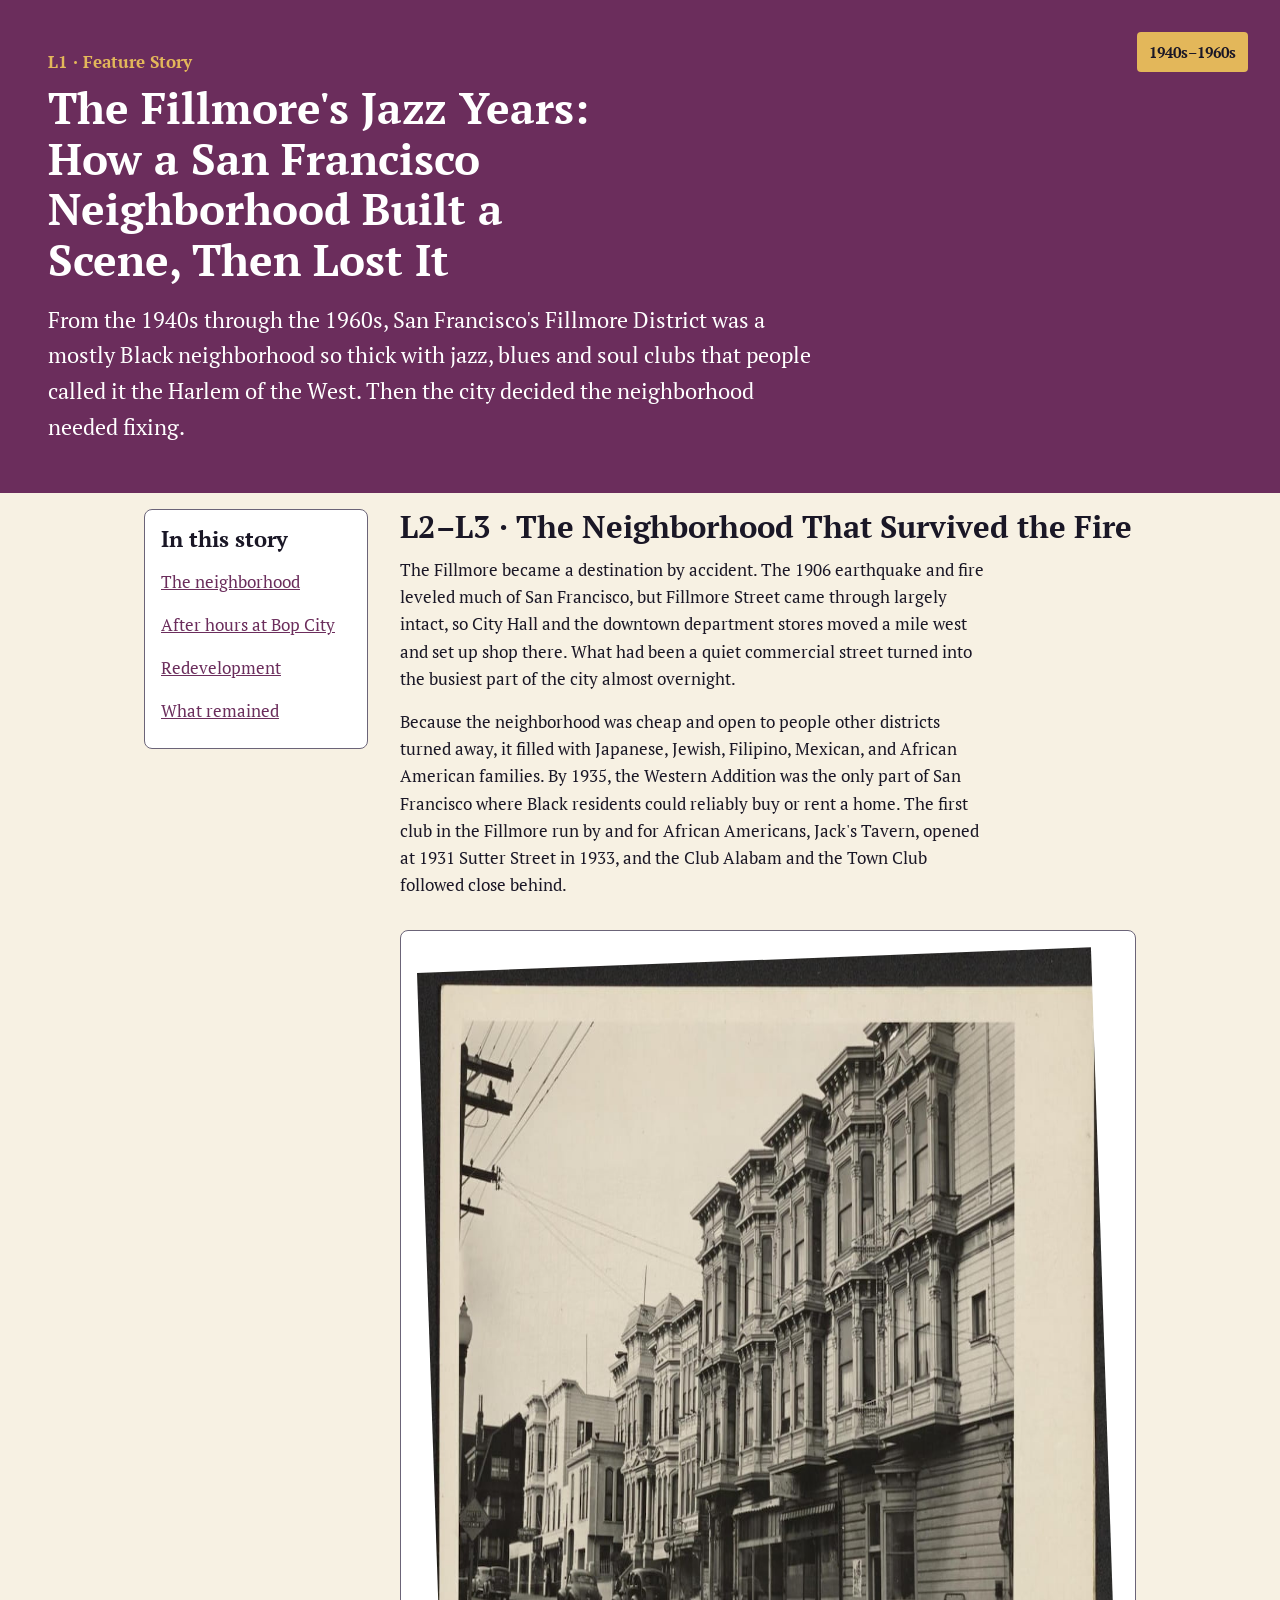
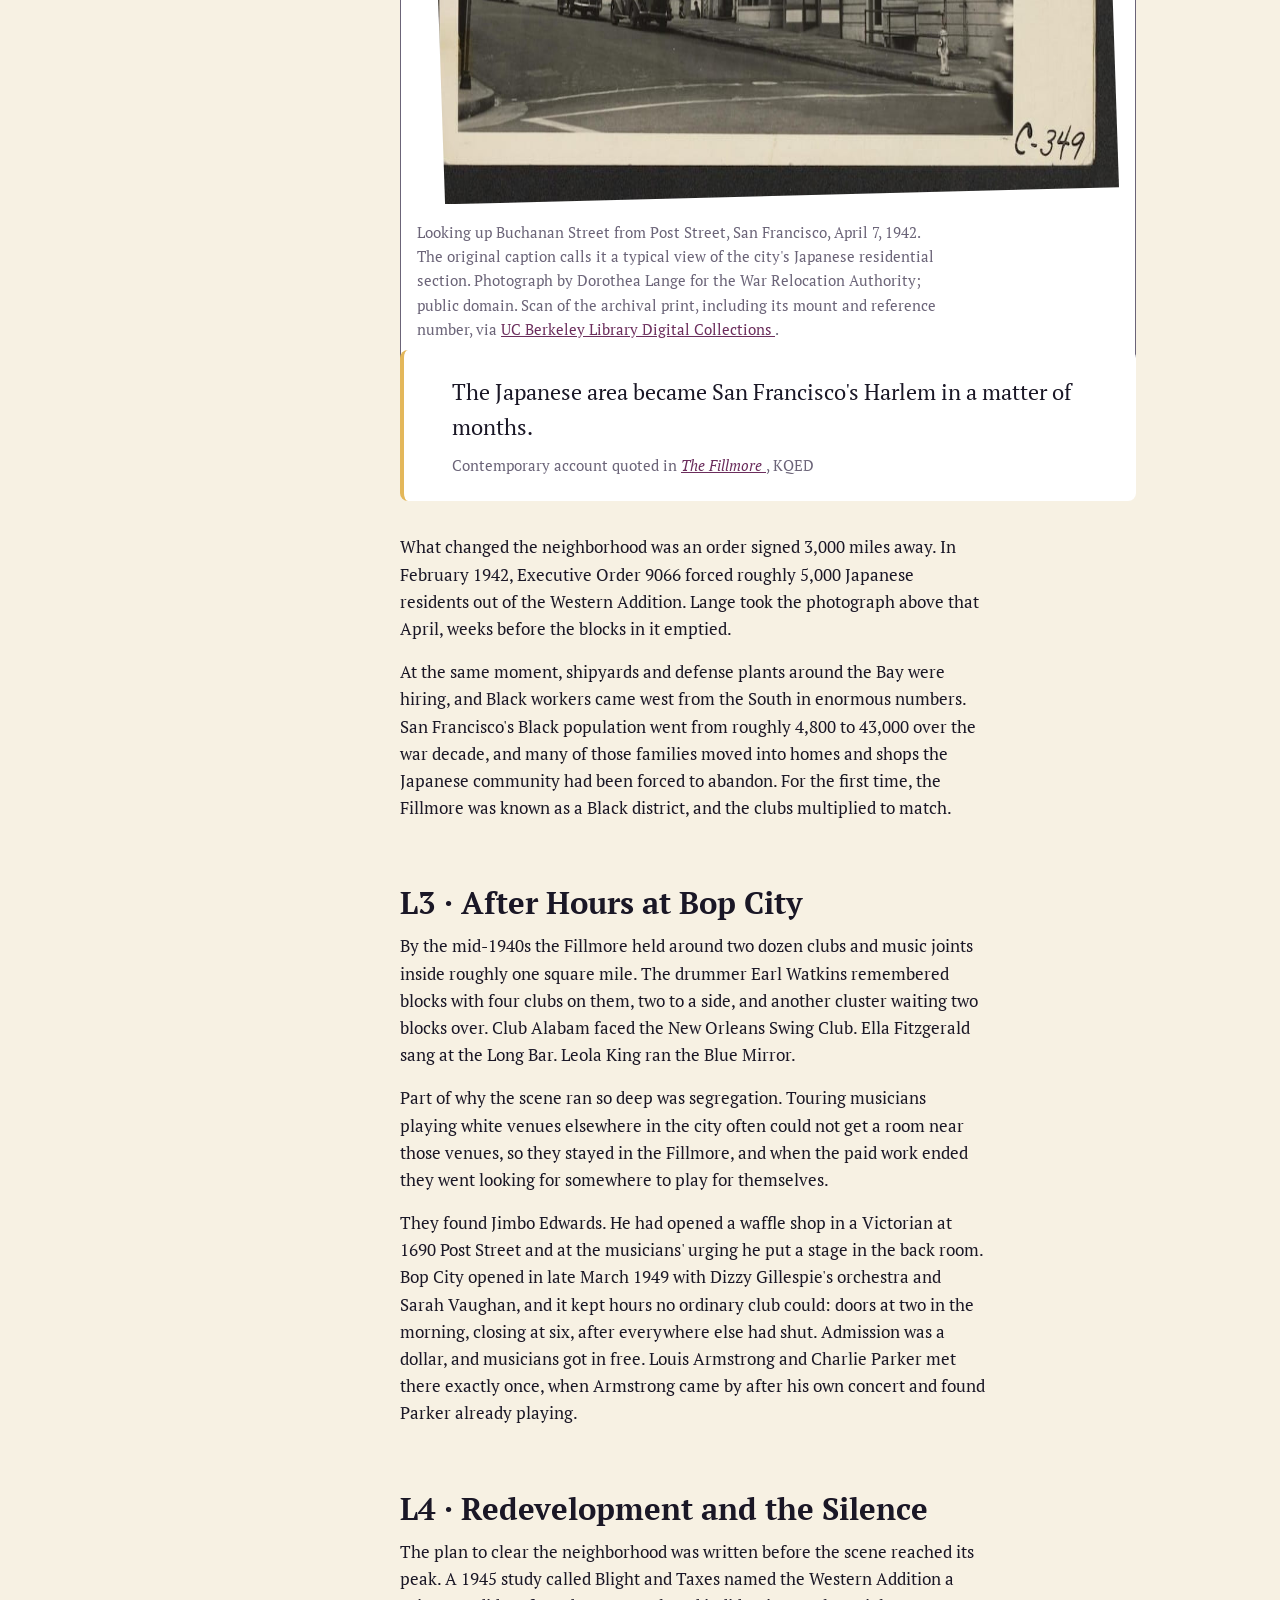
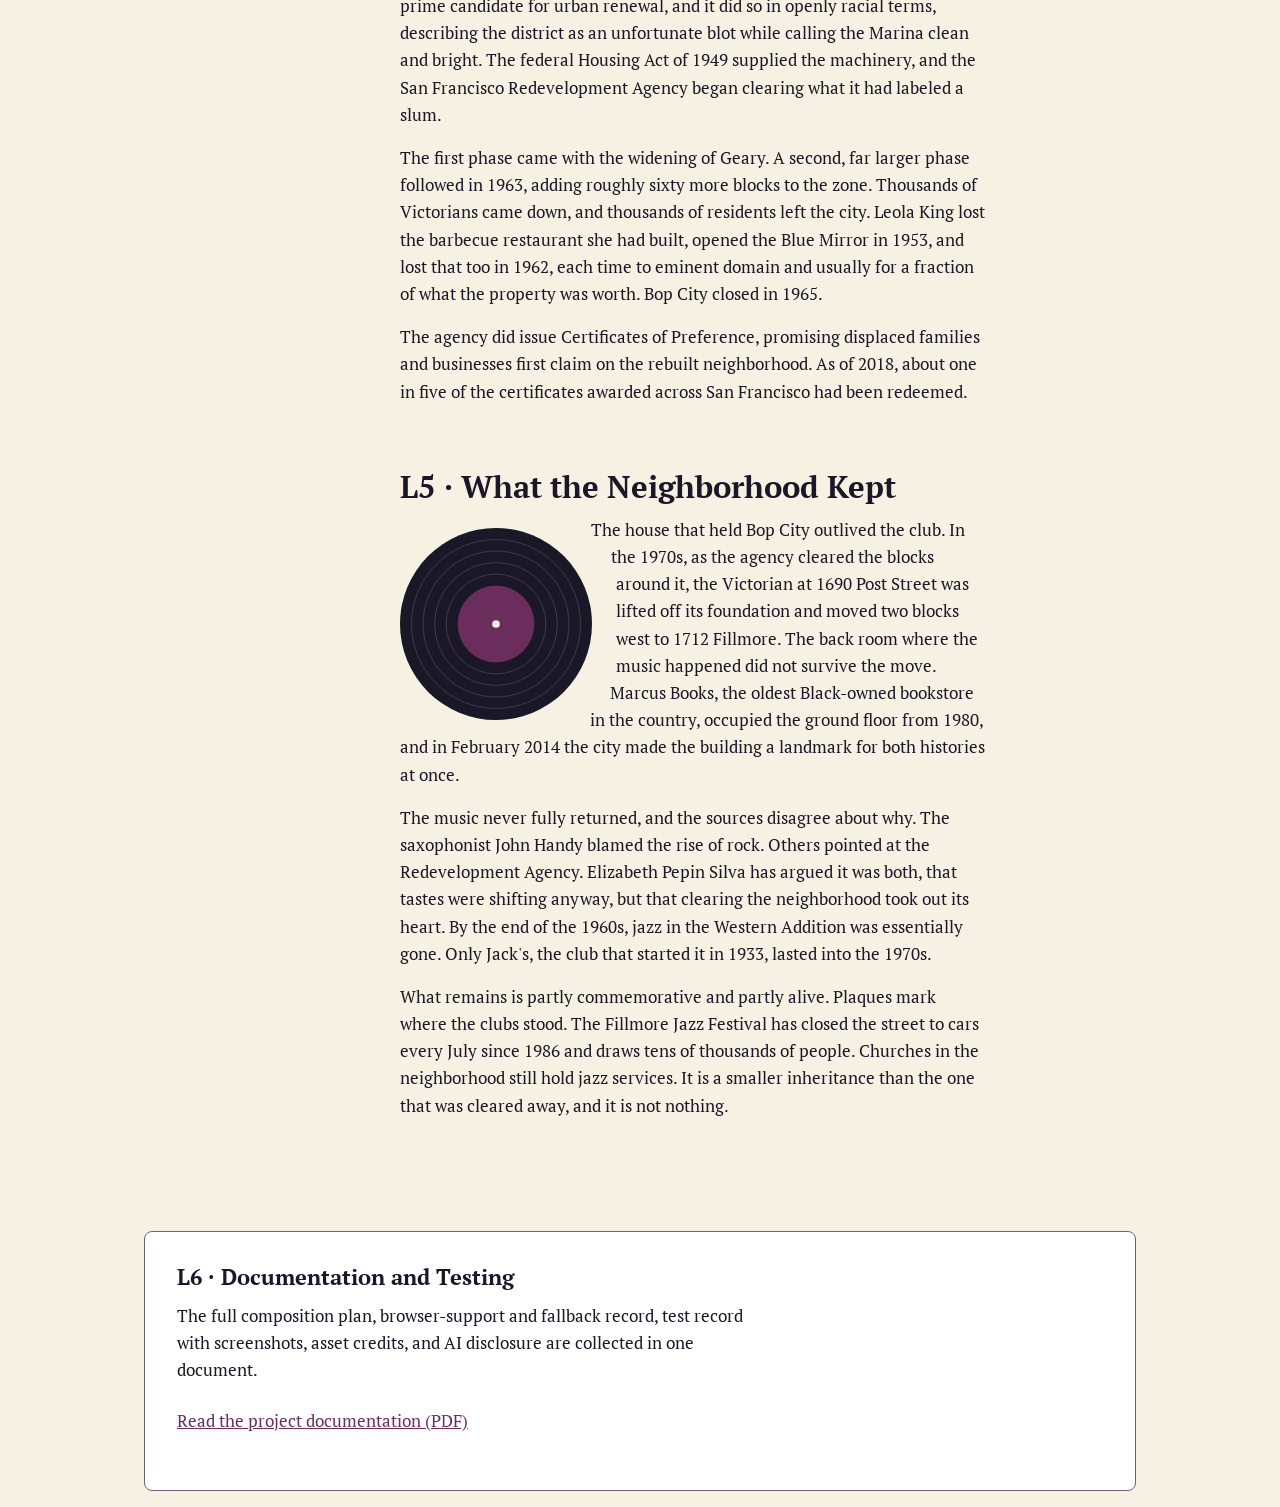
<file: index.html>
<!doctype html>
<html lang="en">
    <head>
        <meta charset="utf-8">
        <meta name="viewport" content="width=device-width,initial-scale=1">
        <title>The Fillmore's Jazz Years</title>
        <link rel="stylesheet" href="styles.css">
    </head>
    <body>
        <a class="skip-link" href="#story">
            Skip to the story
        </a>
        <header class="feature-header">
            <p class="eyebrow">L1 · Feature Story</p>
            <h1>
                The Fillmore's Jazz Years: How a San Francisco Neighborhood Built a Scene, Then Lost It
            </h1>
            <p class="lede">
                From the 1940s through the 1960s, San Francisco's Fillmore District was a mostly Black neighborhood so thick with jazz, blues and soul clubs
                that people called it the Harlem of the West. Then the city decided the neighborhood needed fixing.
            </p>
            <span class="issue-badge">1940s&ndash;1960s</span>
        </header>

        <main id="story">
            <div class="story-layout">
            <aside class="story-guide">
                <h2>In this story</h2>
                <a href="#section-one">The neighborhood</a>
                <a href="#section-two">After hours at Bop City</a>
                <a href="#section-three">Redevelopment</a>
                <a href="#section-four">What remained</a>
            </aside>
            <article>
                
                <section id="section-one">
                    <h2>L2&ndash;L3 &middot; The Neighborhood 
                        That Survived the Fire</h2>

                    <p>
                        The Fillmore became a destination by accident. The 1906 earthquake and fire leveled much of San Francisco, but Fillmore
                        Street came through largely intact, so City Hall and the downtown department stores moved a mile west and set up shop there.
                        What had been a quiet commercial street turned into the busiest part of the city almost overnight.
                    </p>

                    <p>
                        Because the neighborhood was cheap and open to people other districts turned away, it filled with Japanese, Jewish, Filipino,
                        Mexican, and African American families. By 1935, the Western Addition was the only part of San Francisco where Black residents
                        could reliably buy or rent a home. The first club in the Fillmore run by and for African Americans, Jack's Tavern, opened at 
                        1931 Sutter Street in 1933, and the Club Alabam and the Town Club followed close behind.
                    </p>

                    <figure class="feature-figure">
                        <img src="images/buchanan-street-1942.jpg" 
                        alt="A 1942 street view of Buchanan Street: a row of three-storey bay-window Victorians 
                        with shops on the ground floor, parked cars at the curb, and utility wires overhead." 
                        width="1200" height="857">

                        <figcaption>
                            Looking up Buchanan Street from Post Street, San Francisco, April 7, 1942. The original caption 
                            calls it a typical view of the city's Japanese residential section. Photograph by Dorothea Lange 
                            for the War Relocation Authority; public domain. Scan of the archival print, including its mount and 
                            reference number, via <a href="https://digicoll.lib.berkeley.edu/record/110904">
                                UC Berkeley Library Digital Collections
                            </a>.
                        </figcaption>
                    </figure>
                    
                    <blockquote class="pull-quote">
                        <p>
                            The Japanese area became San Francisco's Harlem in a matter of months.
                        </p>
                        <footer>
                            Contemporary account quoted in
                            <cite> 
                                <a href="https://www.pbs.org/kqed/fillmore/learning/music/swing.html">
                                    The Fillmore
                             </a>
                            </cite>
                            , KQED
                        </footer>
                    </blockquote>
                    <p>
                        What changed the neighborhood was an order signed 3,000 miles away. In February 1942, Executive Order 9066 forced roughly 5,000
                        Japanese residents out of the Western Addition. Lange took the photograph above that April, weeks before the blocks in it emptied.
                    </p>
                    
                    <p>
                        At the same moment, shipyards and defense plants around the Bay were hiring, and Black workers came west from the South in enormous numbers. 
                        San Francisco's Black population went from roughly 4,800 to 43,000 over the war decade, and many of those families moved into homes and shops the 
                        Japanese community had been forced to abandon. For the first time, the Fillmore was known as a Black district, and the clubs multiplied to match.
                    </p>

                </section>
                
                <section id="section-two">
                    <h2>
                        L3 &middot; After Hours at Bop City
                    </h2>

                    <p>
                        By the mid-1940s the Fillmore held around two dozen clubs and music joints inside roughly one square mile. The drummer Earl Watkins remembered blocks
                        with four clubs on them, two to a side, and another cluster waiting two blocks over. Club Alabam faced the New Orleans Swing Club. Ella Fitzgerald
                        sang at the Long Bar. Leola King ran the Blue Mirror.
                    </p>

                    <p>
                        Part of why the scene ran so deep was segregation. Touring musicians playing white venues elsewhere in the city often could not get a room near those 
                        venues, so they stayed in the Fillmore, and when the paid work ended they went looking for somewhere to play for themselves.
                    </p>

                    <p>
                        They found Jimbo Edwards. He had opened a waffle shop in a Victorian at 1690 Post Street and at the musicians' urging he put a stage in the back room. 
                        Bop City opened in late March 1949 with Dizzy Gillespie's orchestra and Sarah Vaughan, and it kept hours no ordinary club could: doors at two in the morning, 
                        closing at six, after everywhere else had shut. Admission was a dollar, and musicians got in free. Louis Armstrong and Charlie Parker met there exactly
                        once, when Armstrong came by after his own concert and found Parker already playing. 
                    </p>
                </section>

                <section id="section-three">
                    <h2>
                        L4 &middot; Redevelopment
                        and the Silence
                    </h2>

                <p>
                    The plan to clear the neighborhood was written before the scene reached its peak. A 1945 study called Blight and Taxes named the Western Addition a prime candidate
                    for urban renewal, and it did so in openly racial terms, describing the district as an unfortunate blot while calling the Marina clean and bright. The federal Housing
                    Act of 1949 supplied the machinery, and the San Francisco Redevelopment Agency began clearing what it had labeled a slum.
                </p>                    

                <p>
                    The first phase came with the widening of Geary. A second, far larger phase followed in 1963, adding roughly sixty more blocks to the zone. Thousands of Victorians 
                    came down, and thousands of residents left the city. Leola King lost the barbecue restaurant she had built, opened the Blue Mirror in 1953, and lost that too in 1962, 
                    each time to eminent domain and usually for a fraction of what the property was worth. Bop City closed in 1965.
                </p>

                <p>
                    The agency did issue Certificates of Preference, promising displaced families and businesses first claim on the rebuilt neighborhood. As of 2018, about one in five 
                    of the certificates awarded across San Francisco had been redeemed.
                </p>
                </section>

                <section id="section-four">
                    <h2>
                        L5 &middot; What the Neighborhood Kept
                    </h2>

                    <svg
                        class="shape-record"
                        viewBox="0 0 200 200"
                        width="200"
                        height="200"
                        role="presentation"
                        aria-hidden="true"
                        focusable="false">
                        <circle cx="100" cy="100" r="100"
                            fill="var(--ink-900)"/>
                        <circle cx="100" cy="100" r="88"
                            fill="none"
                            stroke="var(--ink-400)"
                            stroke-width="0.5"/>
                        <circle cx="100" cy="100" r="76"
                            fill="none"
                            stroke="var(--ink-400)"
                            stroke-width="0.5"/>
                        <circle cx="100" cy="100" r="64"
                            fill="none"
                            stroke="var(--ink-400)"
                            stroke-width="0.5"/>
                        <circle cx="100" cy="100" r="52"
                            fill="none"
                            stroke="var(--ink-400)"
                            stroke-width="0.5"/>
                        <circle cx="100" cy="100" r="40"
                            fill="var(--plum-600)"/>
                        <circle cx="100" cy="100" r="4"
                            fill="var(--cream-50)"/>
                    </svg>


                    <p>
                        The house that held Bop City outlived the club. In the 1970s, as the agency cleared the blocks around it, the Victorian at 1690 Post Street was lifted off its
                        foundation and moved two blocks west to 1712 Fillmore. The back room where the music happened did not survive the move. Marcus Books, the oldest Black-owned bookstore 
                        in the country, occupied the ground floor from 1980, and in February 2014 the city made the building a landmark for both histories at once.
                    </p>

                    <p>
                        The music never fully returned, and the sources disagree about why. The saxophonist John Handy blamed the rise of rock. Others pointed at the Redevelopment Agency. 
                        Elizabeth Pepin Silva has argued it was both, that tastes were shifting anyway, but that clearing the neighborhood took out its heart. By the end of the 1960s, jazz in 
                        the Western Addition was essentially gone. Only Jack's, the club that started it in 1933, lasted into the 1970s.
                    </p>

                    <p>
                        What remains is partly commemorative and partly alive. Plaques mark where the clubs stood. The Fillmore Jazz Festival has closed the street to cars every July since 1986 
                        and draws tens of thousands of people. Churches in the neighborhood still hold jazz services. It is a smaller inheritance than the one that was cleared away, and it is not nothing.
                    </p>

                </section>
            </article>
            </div>
            
            <section class="documentation">
                <h2>L6 &middot; Documentation and Testing</h2>
                <p>The full composition plan, browser-support and fallback record, test record with screenshots, asset credits, and AI disclosure are collected in one document. </p>
                <p>
                    <a href="docs/project documentation.pdf">
                        Read the project documentation (PDF)
                    </a>
                </p>
            </section>
        </main>
    </body>
    </html>
</file>
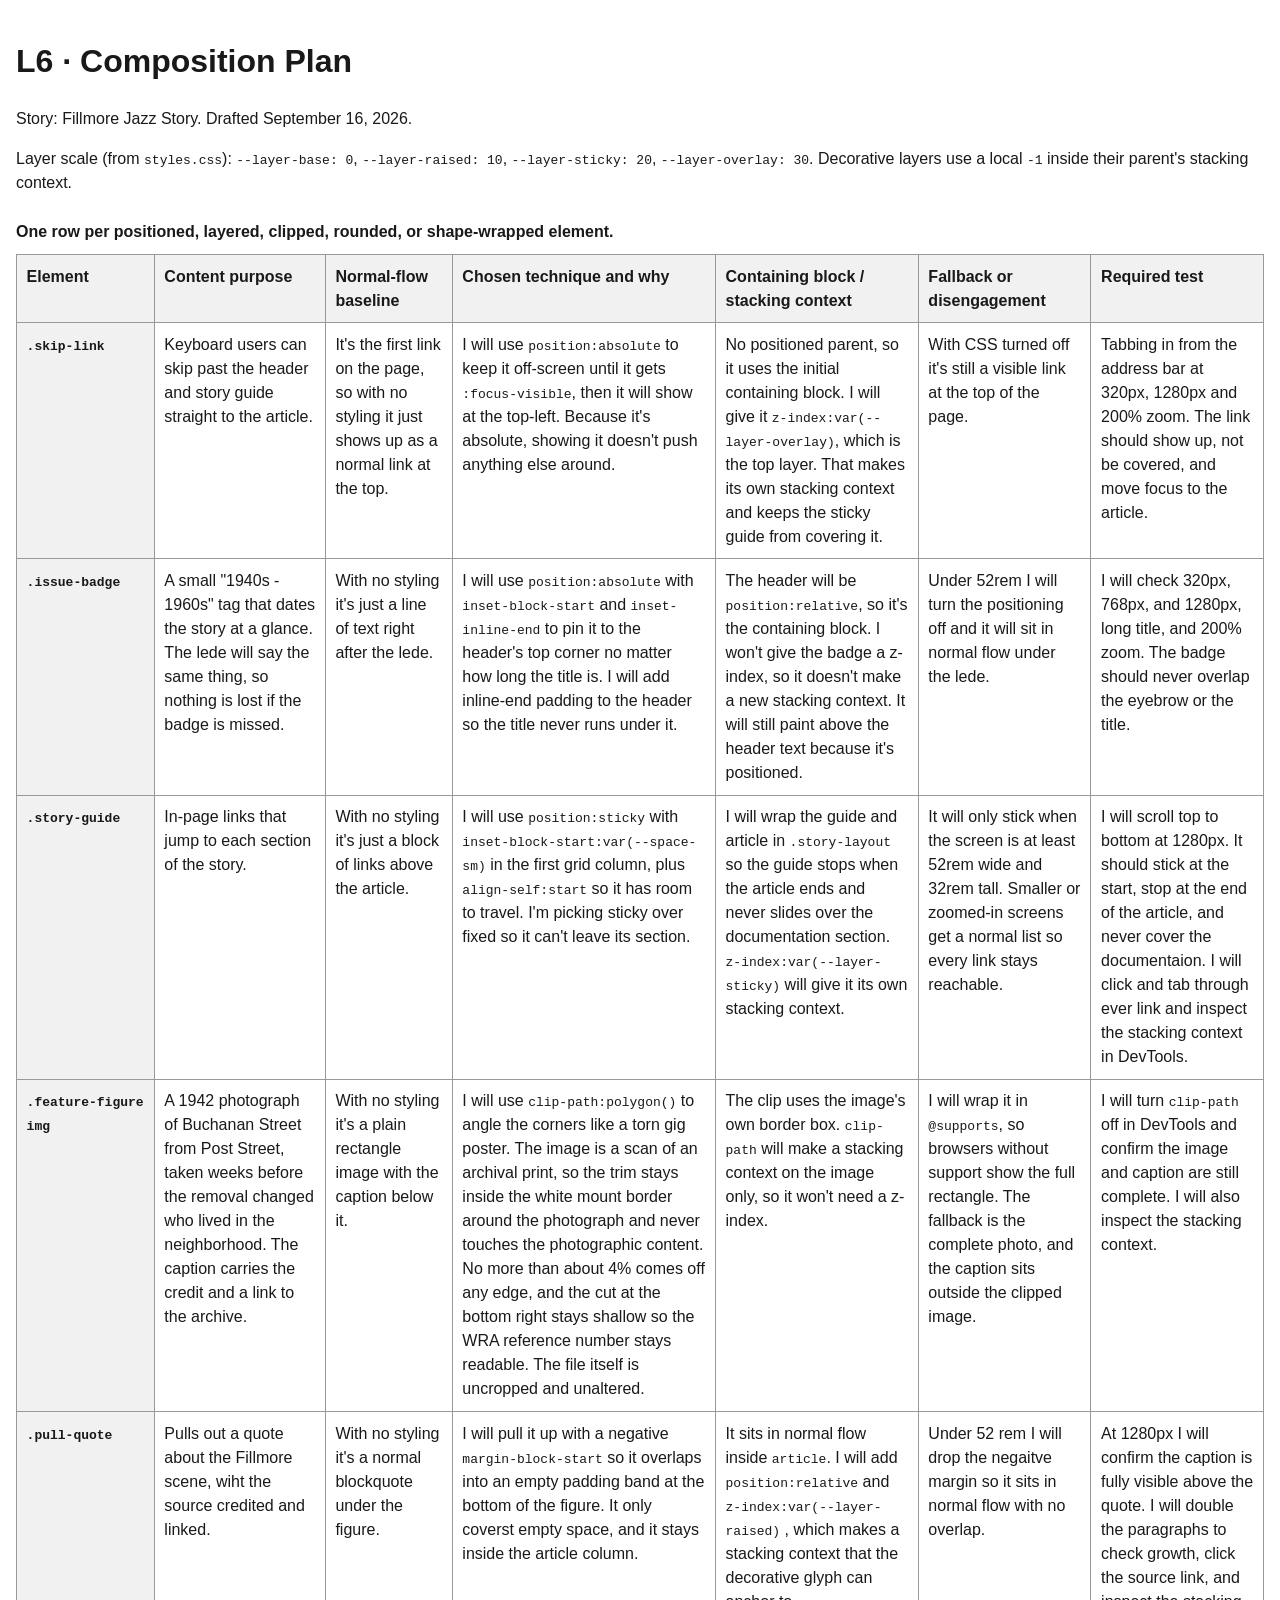
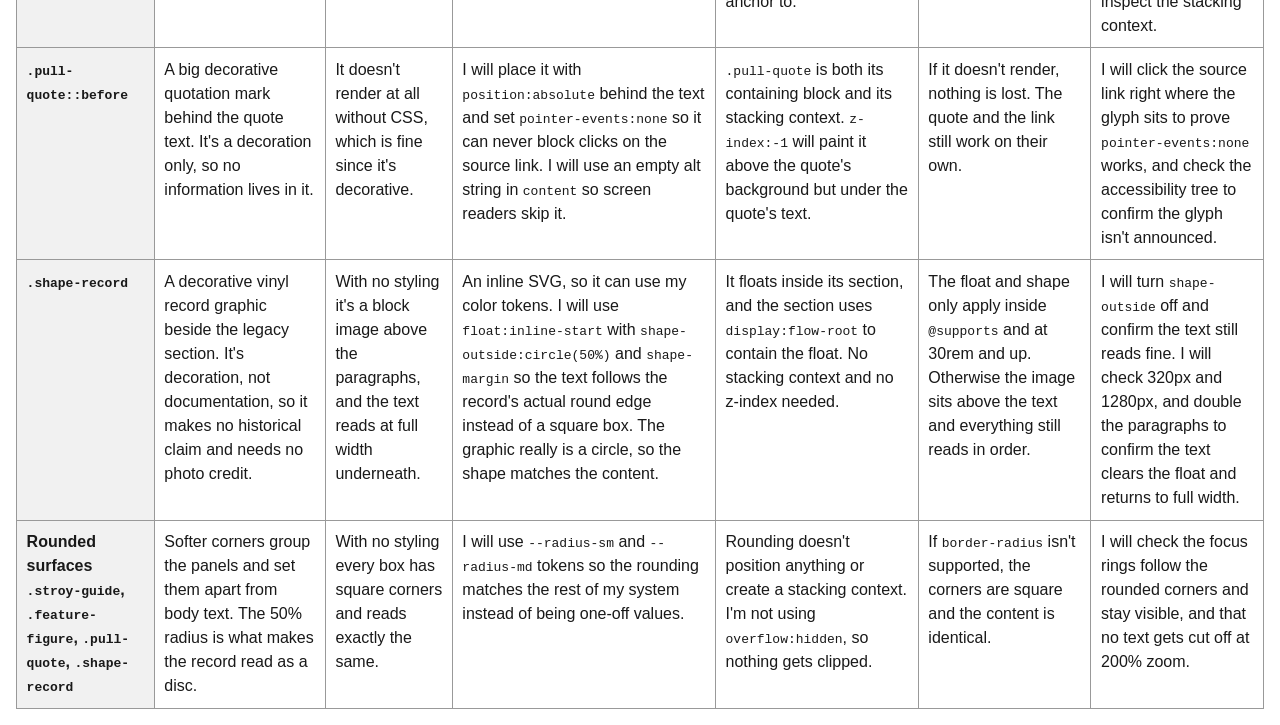
<file: composition-plan.html>
<!doctype html>
<html lang="en">
    <head>
        <meta charset="utf-8">
        <meta name="viewport" content="width=device-width,initial-scale=1">
        <title>Composition Plan - Fillmore Jazz Story</title>
        <style>
            body{
                font-family:Arial,sans-serif;
                line-height:1.5;
                max-width:90rem;
                margin:auto;
                padding:1rem;
                color:#191919;
                }

                .table-wrap {
                    overflow-x: auto;
                }

            table{
                width:100%;
                min-width: 60rem;
                border-collapse:collapse;
                }

                caption {
                    padding-block: 0.6rem;
                    text-align: left;
                    font-weight: 700;
                }

            th,td{
                padding:.6rem;
                border:1px solid #999;
                text-align:left;
                vertical-align:top;
                }
            th{
                background:#f1f1f1;
                }
        </style>
        </head>
        <body>
            <h1>L6 · Composition Plan</h1>
            <p> Story: Fillmore Jazz Story. Drafted September 16, 2026. </p>
            <p>Layer scale (from <code>styles.css</code>):
                <code>--layer-base: 0</code>,
                <code>--layer-raised: 10</code>,
                <code>--layer-sticky: 20</code>,
                <code>--layer-overlay: 30</code>.
                Decorative layers use a local <code>-1</code> inside their parent's stacking context.
            
            </p>
            <div class="table-wrap">
            <table>
                <caption>
                    One row per positioned, layered, clipped, rounded, or shape-wrapped element. 
                </caption>
                <thead>
                    <tr>
                        <th scope="col">Element</th>
                        <th scope="col">Content purpose</th>
                        <th scope="col">Normal-flow baseline</th>
                        <th scope="col">Chosen technique and why</th>
                        <th scope="col">Containing block / stacking context</th>
                        <th scope="col">Fallback or disengagement</th>
                        <th scope="col">Required test</th>
                    </tr>
                </thead>
                <tbody>
                    <tr>
                        <th scope="row">
                            <code>.skip-link</code>
                        </th>
                        
                        <td>Keyboard users can skip past the header and story guide straight to the article. </td>
                        
                        <td>It's the first link on the page, so with no styling it just shows up as a normal link at the top.</td>
                        
                        <td>I will use <code>position:absolute</code> to keep it off-screen until it 
                            gets <code>:focus-visible</code>, then it will show at the top-left. 
                            Because it's absolute, showing it doesn't push anything else around.
                        </td>
                        
                        <td>No positioned parent, so it uses the initial containing block. I will give it 
                            <code>z-index:var(--layer-overlay)</code>, which is the top layer. That makes its own stacking
                            context and keeps the sticky guide from covering it. 
                        </td>              
                        
                        <td>With CSS turned off it's still a visible link at the top of the page. </td>
                        
                        <td>Tabbing in from the address bar at 320px, 1280px and 200% zoom. The link should show up, 
                            not be covered, and move focus to the article.
                        </td>
                    </tr>

                    <tr>
                        <th scope="row">
                            <code>.issue-badge</code>
                        </th>

                        <td>
                            A small "1940s - 1960s" tag that dates the story at a glance. The lede will say the same thing, 
                            so nothing is lost if the badge is missed. 
                        </td>

                        <td>
                            With no styling it's just a line of text right after the lede. 
                        </td>

                        <td>
                            I will use <code>position:absolute</code> with <code>inset-block-start</code> and <code>inset-inline-end</code>
                             to pin it to the header's top corner no matter how long the title is. I will add inline-end padding to the 
                             header so the title never runs under it.
                        </td>

                        <td>
                            The header will be <code>position:relative</code>, so it's the containing block. I won't give the badge a z-index,
                             so it doesn't make a new stacking context. It will still paint above the header text because it's positioned. 
                        </td>

                        <td>
                            Under 52rem I will turn the positioning off and it will sit in normal flow under the lede. 
                        </td>

                        <td>
                            I will check 320px, 768px, and 1280px, long title, and 200% zoom. The badge should never overlap the eyebrow or 
                            the title.
                        </td>
                    </tr>

                    <tr>
                        <th scope="row">
                            <code>.story-guide</code>
                        </th>

                        <td>
                            In-page links that jump to each section of the story. 
                        </td>

                        <td>
                            With no styling it's just a block of links above the article. 
                        </td>

                        <td>
                            I will use <code>position:sticky</code> with <code>inset-block-start:var(--space-sm)</code> in the first grid column,
                             plus <code>align-self:start</code> so it has room to travel. I'm picking sticky over fixed so it can't leave its section. 
                        </td>

                        <td>
                            I will wrap the guide and article in <code>.story-layout</code> so the guide stops when the article ends and never slides
                            over the documentation section. <code>z-index:var(--layer-sticky)</code> will give it its own stacking context.
                        </td>

                        <td>
                            It will only stick when the screen is at least 52rem wide and 32rem tall. Smaller or zoomed-in screens get a normal list
                            so every link stays reachable.
                        </td>

                        <td>
                            I will scroll top to bottom at 1280px. It should stick at the start, stop at the end of the article, and never cover the 
                            documentaion. I will click and tab through ever link and inspect the stacking context in DevTools.
                        </td>
                    </tr>

                    <tr>
                        <th scope="row">
                            <code>.feature-figure img</code>
                        </th>

                        <td>
                            A 1942 photograph of Buchanan Street from Post Street, taken weeks before the removal changed who lived in the neighborhood.
                            The caption carries the credit and a link to the archive.
                        </td>

                        <td>
                            With no styling it's a plain rectangle image with the caption below it.
                        </td>

                        <td>
                            I will use <code>clip-path:polygon()</code> to angle the corners like a torn gig poster. The image is a scan of an archival print, so the
                            trim stays inside the white mount border around the photograph and never touches the photographic content. No more than about 4% comes off
                            any edge, and the cut at the bottom right stays shallow so the WRA reference number stays readable. The file itself is uncropped and
                            unaltered.
                        </td>

                        <td>
                            The clip uses the image's own border box. <code>clip-path</code> will make a stacking context on the image only, so it won't
                            need a z-index.
                        </td>

                        <td>
                            I will wrap it in <code>@supports</code>, so browsers without support show the full rectangle. The fallback is the complete photo,
                            and the caption sits outside the clipped image.
                        </td>

                        <td>
                            I will turn <code>clip-path</code> off in DevTools and confirm the image and caption are still complete. I will also inspect the stacking context.
                        </td>
                    </tr>

                    <tr>
                        <th scope="row">
                            <code>.pull-quote</code>
                        </th>

                        <td>
                            Pulls out a quote about the Fillmore scene, wiht the source credited and linked.
                        </td>

                        <td>
                            With no styling it's a normal blockquote under the figure.
                        </td>

                        <td>
                            I will pull it up with a negative <code>margin-block-start</code> so it overlaps into an empty padding band at the bottom
                            of the figure. It only coverst empty space, and it stays inside the article column. 
                        </td>

                        <td>
                            It sits in normal flow inside <code>article</code>. I will add <code>position:relative</code> and <code>z-index:var(--layer-raised)</code>
                            , which makes a stacking context that the decorative glyph can anchor to.
                        </td>

                        <td>
                            Under 52 rem I will drop the negaitve margin so it sits in normal flow with no overlap. 
                        </td>

                        <td>
                            At 1280px I will confirm the caption is fully visible above the quote. I will double the paragraphs to check growth, click the source link,
                            and inspect the stacking context.
                        </td>
                    </tr>

                    <tr>
                        <th scope="row">
                            <code>.pull-quote::before</code>
                        </th>

                        <td>
                            A big decorative quotation mark behind the quote text. It's a decoration only, so no information lives in it. 
                        </td>

                        <td>
                            It doesn't render at all without CSS, which is fine since it's decorative.
                        </td>

                        <td>
                            I will place it with <code>position:absolute</code> behind the text and set <code>pointer-events:none</code> so 
                            it can never block clicks on the source link. I will use an empty alt string in <code>content</code> so screen readers skip it.
                        </td>

                        <td>
                            <code>.pull-quote</code> is both its containing block and its stacking context. <code>z-index:-1</code> will paint it above the quote's
                            background but under the quote's text.
                        </td>

                        <td>
                            If it doesn't render, nothing is lost. The quote and the link still work on their own.
                        </td>

                        <td>
                            I will click the source link right where the glyph sits to prove <code>pointer-events:none</code> works, and check
                            the accessibility tree to confirm the glyph isn't announced.
                        </td>
                    </tr>

                    <tr>
                        <th scope="row">
                            <code>.shape-record</code>
                        </th>

                        <td>
                            A decorative vinyl record graphic beside the legacy section. It's decoration, not documentation,
                            so it makes no historical claim and needs no photo credit. 
                        </td>

                        <td>
                            With no styling it's a block image above the paragraphs, and the text reads at full width underneath.
                        </td>

                        <td>
                            An inline SVG, so it can use my color tokens. I will use <code>float:inline-start</code> with
                            <code>shape-outside:circle(50%)</code> and <code>shape-margin</code> so the text follows the record's actual round
                            edge instead of a square box. The graphic really is a circle, so the shape matches the content.  
                        </td>

                        <td>
                            It floats inside its section, and the section uses <code>display:flow-root</code> to contain the float. No stacking context
                             and no z-index needed.
                        </td>

                        <td>
                            The float and shape only apply inside <code>@supports</code> and at 30rem and up. Otherwise the image sits above the text 
                            and everything still reads in order.
                        </td>

                        <td>
                            I will turn <code>shape-outside</code> off and confirm the text still reads fine. I will check 320px and 1280px, and double the
                            paragraphs to confirm the text clears the float and returns to full width. 
                        </td>
                    </tr>

                    <tr>
                        <th scope="row">
                            Rounded surfaces
                            <code>.stroy-guide</code>,
                            <code>.feature-figure</code>,
                            <code>.pull-quote</code>,
                            <code>.shape-record</code>
                        </th>

                        <td>
                            Softer corners group the panels and set them apart from body text. The 50% radius is what makes the record read as a disc.
                        </td>

                        <td>
                            With no styling every box has square corners and reads exactly the same.
                        </td>
                        
                        <td>
                            I will use <code>--radius-sm</code> and <code>--radius-md</code> tokens so the rounding matches the rest of my system instead of being 
                            one-off values.
                        </td>

                        <td>
                            Rounding doesn't position anything or create a stacking context. I'm not using <code>overflow:hidden</code>, so nothing gets clipped.
                        </td>
                        
                        <td>
                            If <code>border-radius</code> isn't supported, the corners are square and the content is identical.
                        </td>

                        <td>
                            I will check the focus rings follow the rounded corners and stay visible, and that no text gets cut off at 200% zoom.
                        </td>
                    </tr>
                </tbody>
            </table>
            </div>
        </body>
        </html>
</file>
<file: styles.css>
/* === FONTS === */
@import url("https://fonts.googleapis.com/css2?family=PT+Serif:ital,wght@0,400;0,700;1,400;1,700&display=swap");

/* === RESET === */
*, *::before, *::after { box-sizing: border-box; }
* { margin: 0; }
img, picture, svg, video, canvas {
    display: block;
    max-width: 100%;
}
input, button, textarea, select { font: inherit; }
body { overflow-wrap: break-word; }

/* === TOKENS === */
:root {
    --plum-600: #6b2d5c;
    --plum-700: #4a1d3f;
    --blue-700: #1f4e8c;
    --brass-500: #e3b75a;
    --cream-50: #f7f1e3;
    --white: #ffffff;
    --ink-900: #1a1726;
    --ink-400: #6b6478;

    --color-bg: var(--cream-50);
    --color-surface: var(--white);
    --color-text: var(--ink-900);
    --color-muted: var(--ink-400);
    --color-border: var(--ink-400);
    --color-action: var(--plum-600);
    --color-action-strong: var(--plum-700);
    --color-on-action: var(--white);
    --color-focus: var(--blue-700);
    --color-accent: var(--brass-500);

    --space-2xs: 0.5rem;
    --space-xs: 0.75rem;
    --space-sm: 1rem;
    --space-md: 1.5rem;
    --space-lg: 2rem;
    --space-xl: 3rem;

    --measure: 65ch;
    --container: 64rem;

    --radius-sm: 0.25rem;
    --radius-md: 0.5rem;

    --elevation-1: 0 1px 2px rgba(26, 23, 38, 0.08);
    --elevation-2: 0 4px 12px rgba(26, 23, 38, 0.12);

    --font-body: "PT Serif", Georgia,
        "Times New Roman", serif;
    --font-display: "PT Serif", Georgia,
        "Times New Roman", serif;

    --text-base: 17px;
    --leading: 1.6;
    --leading-tight: 1.15;
    --weight-regular: 400;
    --weight-bold: 700;

    --step--1: clamp(0.85rem, 0.82rem + 0.15vw, 0.94rem);
    --step-0: var(--text-base);
    --step-1: clamp(1.20rem, 1.13rem + 0.35vw, 1.40rem);
    --step-2: clamp(1.50rem, 1.35rem + 0.70vw, 1.95rem);
    --step-3: clamp(1.90rem, 1.55rem + 1.70vw, 2.75rem);

    --layer-base: 0;
    --layer-raised: 10;
    --layer-sticky: 20;
    --layer-overlay: 30;
}

/* === TYPOGRAPHY === */

body {
    font-family: var(--font-body);
    font-size: var(--step-0);
    line-height:var(--leading);
    color: var(--color-text);
    background: var(--color-bg);
}

p, ul, ol, blockquote {
    max-width: var(--measure);
}

h1, h2, h3 {
    font-family: var(--font-display);
    line-height: var(--leading-tight);
    font-weight: var(--weight-bold);
}

h1 {
    font-size: var(--step-3);
    margin-bottom: var(--space-sm);
}

h2 {
    font-size: var(--step-2);
    margin-bottom: var(--space-xs);
}

h3 {
    font-size: var(--step-1);
    margin-bottom: var(--space-2xs);
}

.lede {font-size: var(--step-1); }

p {
    margin-bottom: var(--space-sm);
}

figcaption {
    font-size: var(--step--1);
    color: var(--color-muted);
    max-width: var(--measure);
}

blockquote footer {
    font-size: var(--step--1);
    color: var(--color-muted);
}

a { color: var(--color-action); }
a:hover { color: var(--color-action-strong); }


/* === LAYOUT ===*/
main {
    max-width: var(--container);
    margin-inline: auto;
    padding: var(--space-sm);
    display: grid;
    gap: var(--space-xl);
}

.story-layout { 
    display: grid;
    gap: var(--space-lg);
}

article { min-width: 0; }

article section {
    display: flow-root;
    margin-block-end: var(--space-xl);
    scroll-margin-block-start: var(--space-lg);
}

@media (min-width: 52rem) {
    .story-layout {
        grid-template-columns: 14rem 1fr;
    }
}

/* === HEADER === */
.feature-header {
    position: relative;
    padding: clamp(var(--space-lg), 7vw, var(--space-xl));
    background: var(--color-action);
    color: var(--color-on-action);
}

.eyebrow {
    color: var(--color-accent);
    font-weight: var(--weight-bold);
    margin-bottom: var(--space-2xs);
}

.feature-header h1 {
    max-width: 22ch;
}

.lede {
    max-width: var(--measure);
    margin-bottom: 0;
}

.issue-badge {
    display: inline-block;
    margin-block-start: var(--space-sm);
    padding: var(--space-2xs) var(--space-xs);
    border-radius: var(--radius-sm);
    background: var(--color-accent);
    color: var(--ink-900);
    font-size: var(--step--1);
    font-weight: var(--weight-bold);
}

@media (min-width: 52rem) {
    .feature-header {
        padding-inline-end: 12rem;
    }
    .issue-badge {
        position: absolute;
        inset-block-start: var(--space-lg);
        inset-inline-end: var(--space-lg);
        margin-block-start: 0;
    }
}


/* === SKIP LINK AND FOCUS ===*/
.skip-link {
    position: absolute;
    inset-block-start: var(--space-2xs);
    inset-inline-start: var(--space-2xs);
    z-index: var(--layer-overlay);
    padding: var(--space-2xs) var(--space-sm);
    border-radius: var(--radius-sm);
    background: var(--color-surface);
    color: var(--color-action);
    font-weight: var(--weight-bold);
    transform: translateY(-200%)
}

.skip-link:focus-visible {
    transform: translateY(0);
}

:focus-visible {
    outline: 0.2rem solid var(--color-focus);
    outline-offset: 0.2rem;
}

.feature-header  :focus-visible {
    outline-color: var(--color-surface);
}

/* === STORY GUIDE === */
.story-guide {
    align-self: start;
    padding: var(--space-sm);
    border: 1px solid var(--color-border);
    border-radius: var(--radius-md);
    background: var(--color-surface);
}

.story-guide h2 {
    font-size: var(--step-1);
    margin-bottom: var(--space-2xs);
}

.story-guide a {
    display: block;
    padding-block: var(--space-2xs);
}

@media (min-width: 52rem) and (min-height: 32rem) {
    .story-guide {
        position: sticky;
        inset-block-start: var(--space-sm);
        z-index: var(--layer-sticky);
    }
}

/* === FIGURE === */
.feature-figure {
    margin-block: var(--space-lg);
    padding: var(--space-sm);
    padding-block-end: var(--space-xl);
    border: 1px solid var(--color-border);
    border-radius: var(--radius-md);
    background: var(--color-surface);
}

.feature-figure img {
    margin-block-end: var(--space-sm);
    border-radius: var(--radius-sm);
}

@supports (clip-path: polygon(0 0)) {
    .feature-figure img {
        clip-path: polygon(
            0 3%, 
            96% 0, 
            100% 98%,
            4% 100%
        );
        border-radius: 0;
    }
}

/* === PULL QUOTE === */
.pull-quote {
    position: relative;
    margin-block: var(--space-lg);
    padding: var(--space-md);
    padding-inline-start: var(--space-xl);
    border-radius: var(--radius-md);
    background: var(--color-surface);
    border-inline-start: 0.25rem solid var(--color-accent);
    font-size: var(--step-1);
}

.pull-quote p {
    position: relative;
    z-index: var(--layer-raised);
    margin-bottom: var(--space-2xs);
}

.pull-quote footer {
    position: relative;
    z-index: var(--layer-raised);
}

.pull-quote::before {
    content: "";
    position: absolute;
    inset-block-start: -0.3rem;
    inset-inline-start: 0.1rem;
    z-index: -1;
    font-size: 6rem;
    line-height: 1;
    color: var(--color-accent);
    opacity: 0.25;
    pointer-events: none;
}

@media (min-width: 52rem) {
    .pull-quote {
        margin-block-start: calc(var(--space-xl) * -1.5);
        z-index: var(--layer-raised);
    }
}


/* === SHAPE RECORD === */
.shape-record {
    width: min(45%, 12rem);
    height: auto;
    margin-block: var(--space-xs);
    margin-inline-end: var(--space-md);
}

@supports (shape-outside: circle(50%)) {
    @media (min-width: 30rem) {
        .shape-record {
            float: inline-start;
            shape-outside: circle(50%);
            shape-margin: var(--space-2xs);
            margin-inline-start: 0;
        }
    }
}

/* === DOCUMENTATION === */
.documentation {
    padding: var(--space-lg);
    border-radius: var(--radius-md);
    background: var(--color-surface);
    border: 1px solid var(--color-border);
}

.documentation h2 {
    font-size: var(--step-1);
}

.documentation a {
        display: inline-block;
        padding-block: var(--space-2xs);
}


/* === PREFERENCES === */
@media (prefers-reduced-motion: reduce) {
    html {
        scroll-behavior: auto;
    }
}

@media print {
    .skip-link, .story-guide {
        display: none;
    }
    .feature-header {
        color: var(--ink-900);
        background: var(--white);
    }
    .pull-quote {
        margin-block-start: var(--space-lg);
    }
}
</file>
